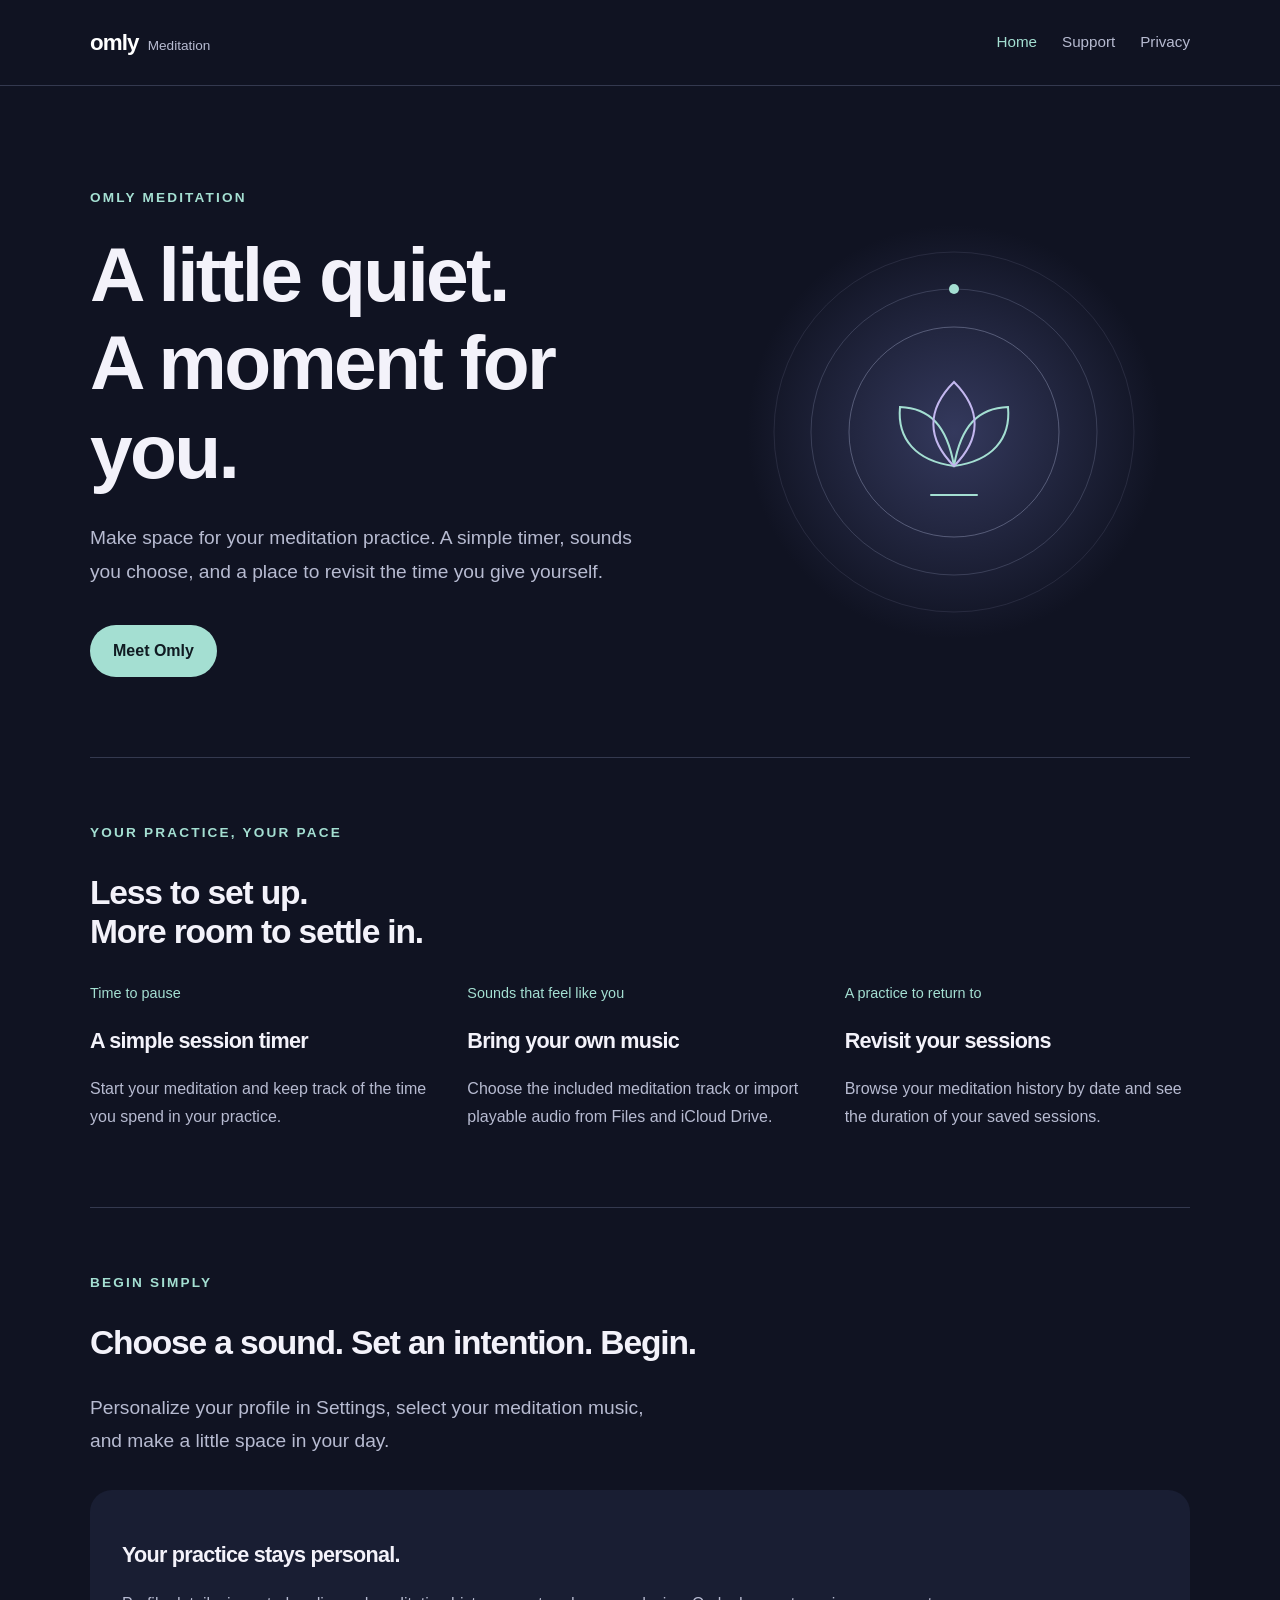
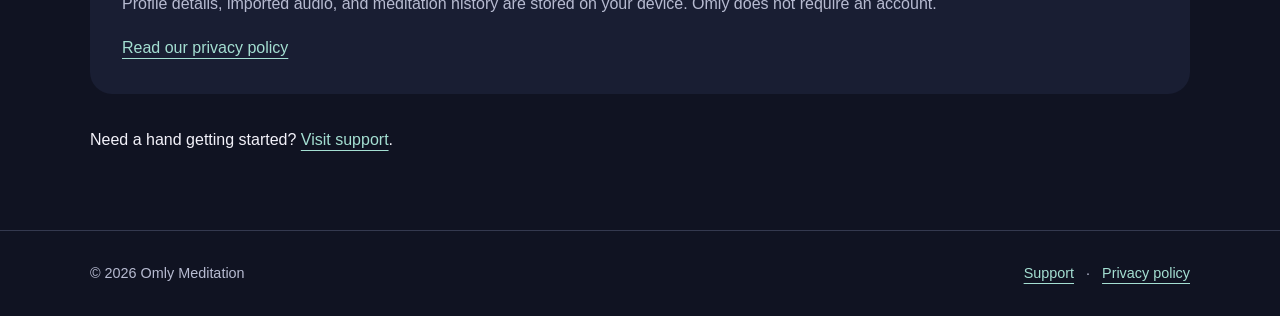
<file: index.html>
<!doctype html>
<html lang="en"><head><meta charset="utf-8"><meta name="viewport" content="width=device-width,initial-scale=1"><meta name="description" content="A simple meditation timer with your own music, a personal intention, and session history."><meta name="theme-color" content="#101322"><title>Omly Meditation — A moment for yourself</title><link rel="stylesheet" href="styles.css"><link rel="icon" href="favicon.svg" type="image/svg+xml"></head>
<body><a class="skip" href="#main">Skip to content</a><header><div class="wrap"><a class="brand" href="index.html">omly<span>Meditation</span></a><nav aria-label="Main navigation"><a href="index.html" aria-current="page">Home</a><a href="support.html">Support</a><a href="privacy.html">Privacy</a></nav></div></header><main id="main" class="wrap"><section class="hero"><div><div class="eyebrow">Omly Meditation</div><h1>A little quiet.<br>A moment for you.</h1><p class="lead">Make space for your meditation practice. A simple timer, sounds you choose, and a place to revisit the time you give yourself.</p><a class="button" href="#practice">Meet Omly</a></div><svg class="art" viewBox="0 0 420 420" fill="none" xmlns="http://www.w3.org/2000/svg" role="img" aria-label="Gentle concentric ripples around a peaceful center"><defs><radialGradient id="glow"><stop stop-color="#34395d"/><stop offset="1" stop-color="#101322"/></radialGradient></defs><circle cx="210" cy="210" r="207" fill="url(#glow)"/><g stroke="#a6accd"><circle cx="210" cy="210" r="180" opacity=".13"/><circle cx="210" cy="210" r="143" opacity=".23"/><circle cx="210" cy="210" r="105" opacity=".4"/></g><path d="M210 244c-38-5-57-27-54-59 29 1 47 18 54 59Z" stroke="#a4dfd2" stroke-width="2"/><path d="M210 244c38-5 57-27 54-59-29 1-47 18-54 59Z" stroke="#a4dfd2" stroke-width="2"/><path d="M210 244c-27-27-28-56 0-84 28 28 27 57 0 84Z" stroke="#c3b7ef" stroke-width="2"/><circle cx="210" cy="67" r="5" fill="#a4dfd2"/><path d="M187 273h46" stroke="#a4dfd2" stroke-width="2" stroke-linecap="round"/></svg></section><section class="section" id="practice"><span class="eyebrow">Your practice, your pace</span><h2>Less to set up.<br>More room to settle in.</h2><div class="grid"><article><span class="kicker">Time to pause</span><h3>A simple session timer</h3><p>Start your meditation and keep track of the time you spend in your practice.</p></article><article><span class="kicker">Sounds that feel like you</span><h3>Bring your own music</h3><p>Choose the included meditation track or import playable audio from Files and iCloud Drive.</p></article><article><span class="kicker">A practice to return to</span><h3>Revisit your sessions</h3><p>Browse your meditation history by date and see the duration of your saved sessions.</p></article></div></section><section class="section"><span class="eyebrow">Begin simply</span><h2>Choose a sound. Set an intention. Begin.</h2><p class="lead">Personalize your profile in Settings, select your meditation music, and make a little space in your day.</p><div class="callout"><h3>Your practice stays personal.</h3><p class="muted">Profile details, imported audio, and meditation history are stored on your device. Omly does not require an account.</p><a href="privacy.html">Read our privacy policy</a></div><p>Need a hand getting started? <a href="support.html">Visit support</a>.</p></section></main><footer><div class="wrap"><span>© 2026 Omly Meditation</span><span><a href="support.html">Support</a> &nbsp; · &nbsp; <a href="privacy.html">Privacy policy</a></span></div></footer></body></html>
</file>
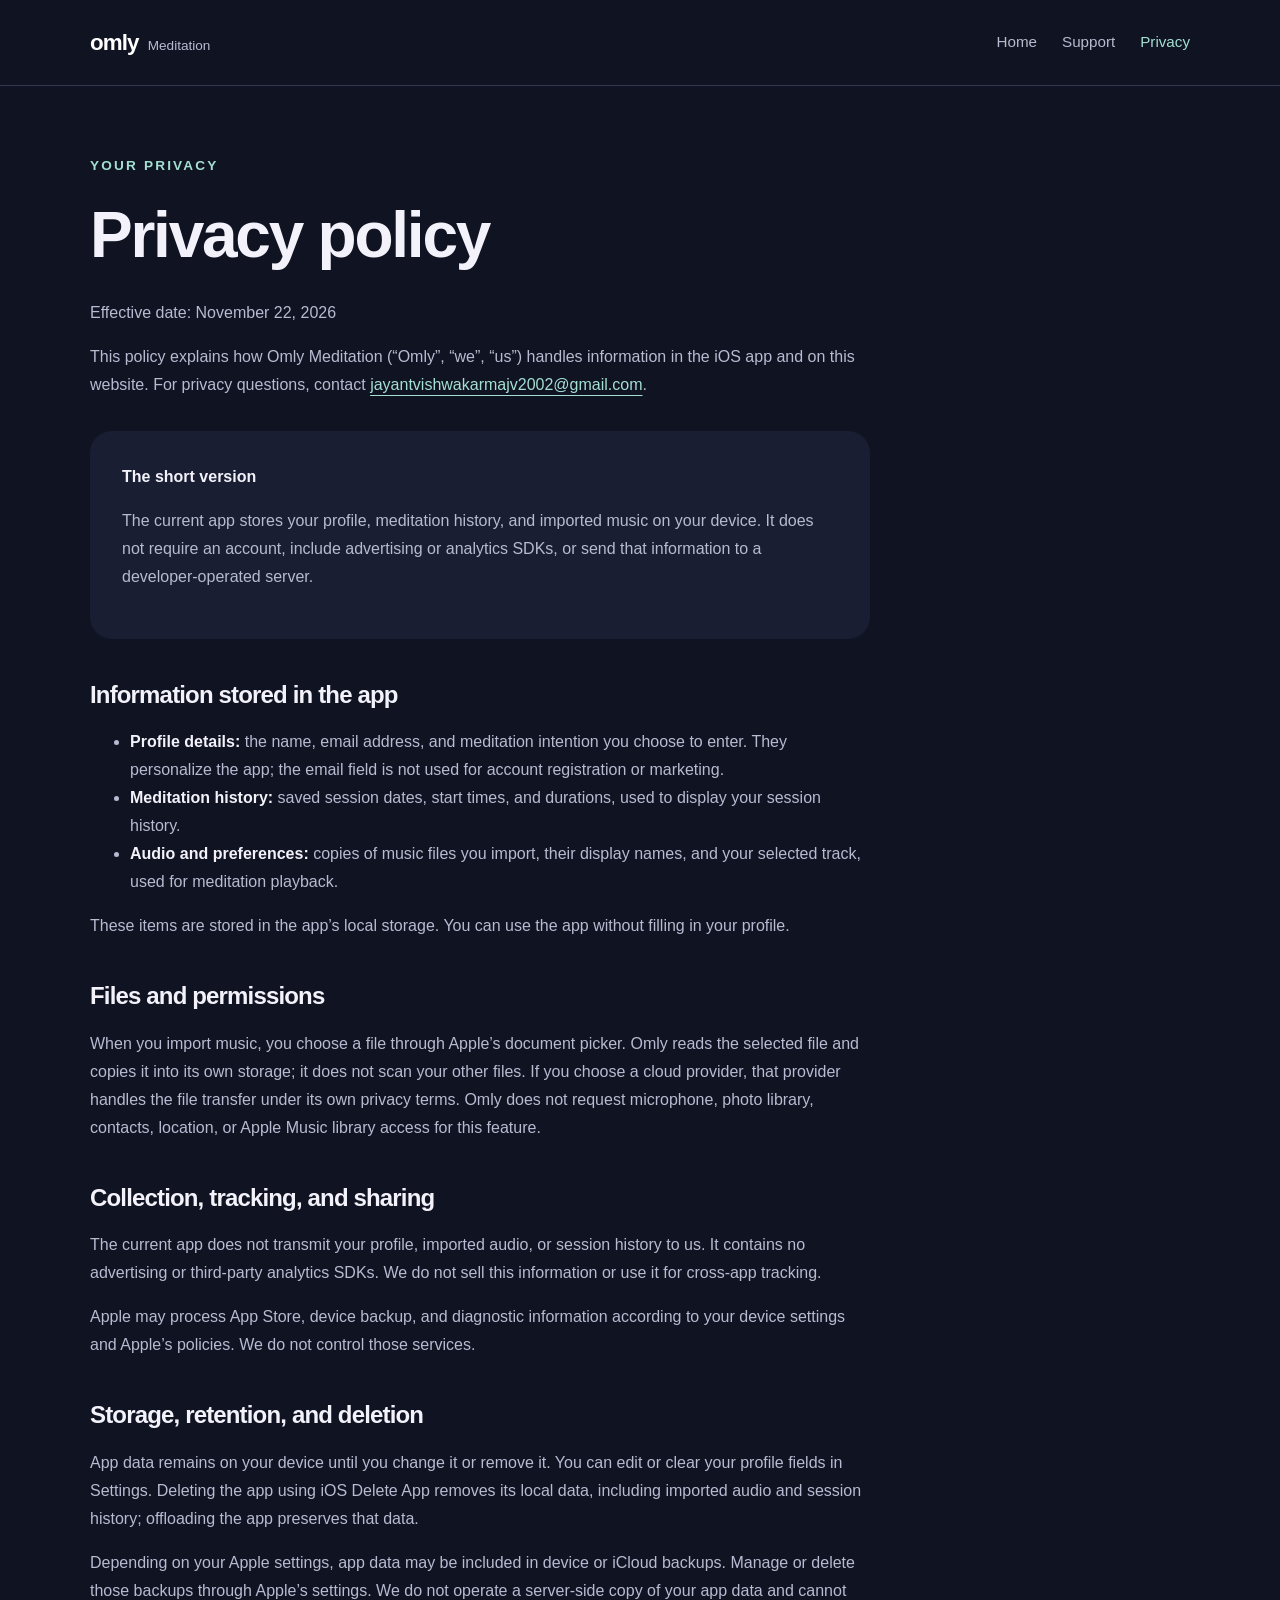
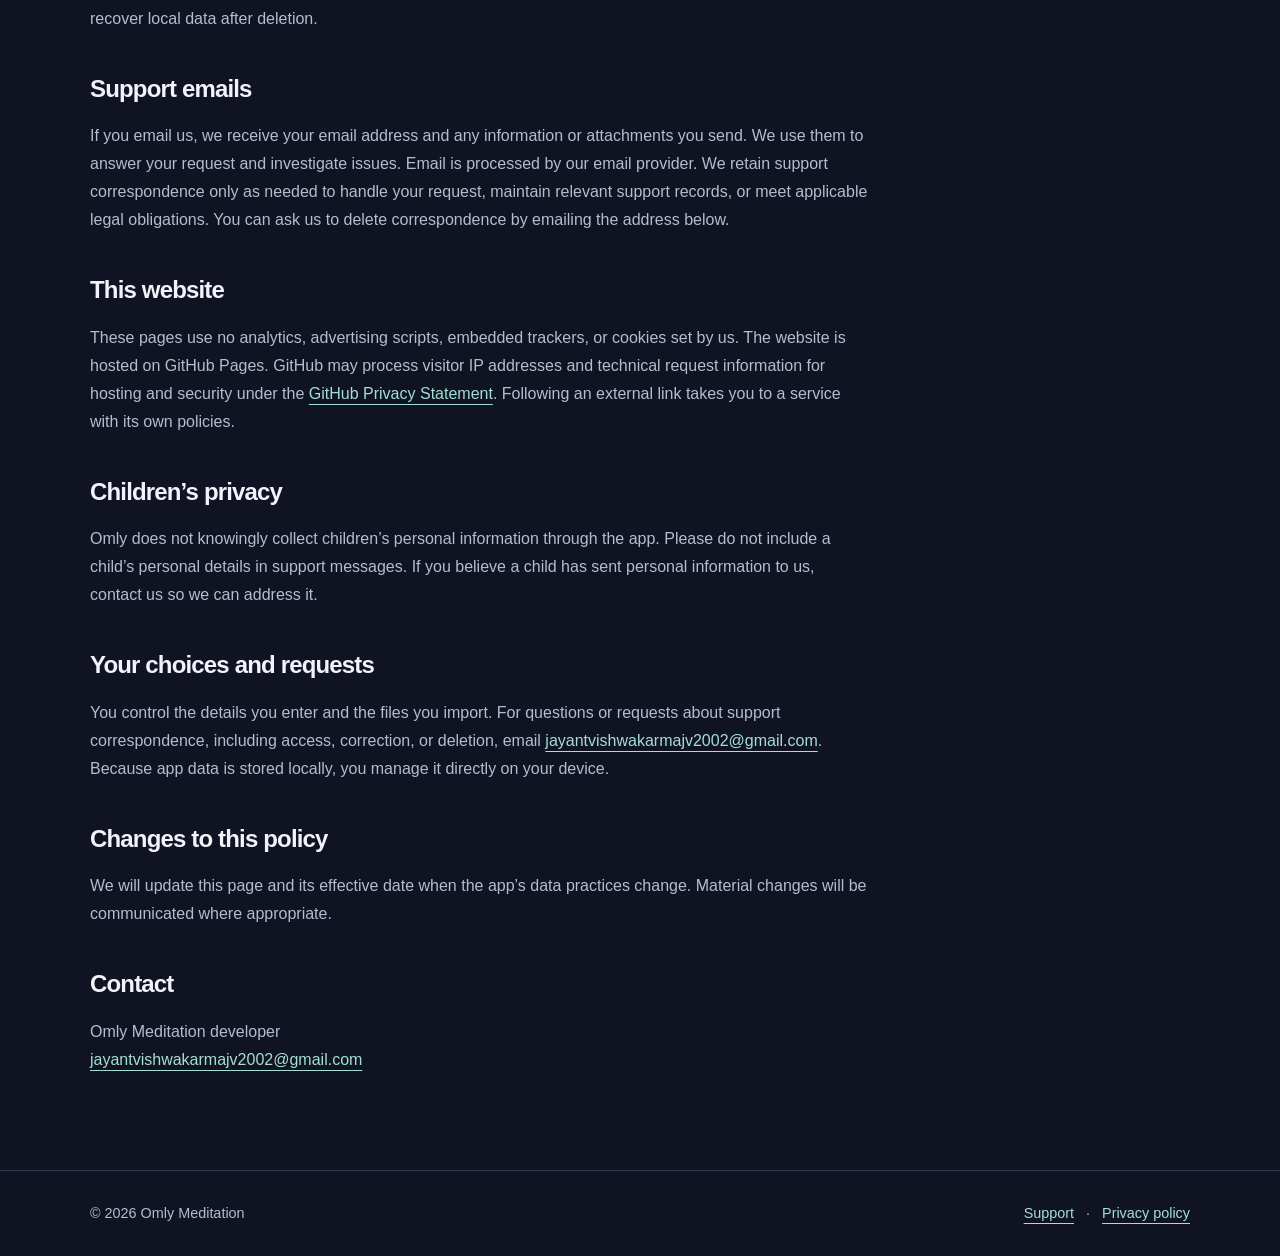
<file: privacy.html>
<!doctype html>
<html lang="en"><head><meta charset="utf-8"><meta name="viewport" content="width=device-width,initial-scale=1"><meta name="description" content="How Omly Meditation handles profile details, session history, imported audio, and support requests."><meta name="theme-color" content="#101322"><title>Privacy Policy — Omly Meditation</title><link rel="stylesheet" href="styles.css"><link rel="icon" href="favicon.svg" type="image/svg+xml"></head>
<body><a class="skip" href="#main">Skip to content</a><header><div class="wrap"><a class="brand" href="index.html">omly<span>Meditation</span></a><nav aria-label="Main navigation"><a href="index.html">Home</a><a href="support.html">Support</a><a href="privacy.html" aria-current="page">Privacy</a></nav></div></header><main id="main" class="wrap"><article class="page"><span class="eyebrow">Your privacy</span><h1>Privacy policy</h1><p>Effective date: November 22, 2026</p><p>This policy explains how Omly Meditation (“Omly”, “we”, “us”) handles information in the iOS app and on this website. For privacy questions, contact <a class="contact" href="mailto:jayantvishwakarmajv2002@gmail.com">jayantvishwakarmajv2002@gmail.com</a>.</p><div class="callout"><strong>The short version</strong><p>The current app stores your profile, meditation history, and imported music on your device. It does not require an account, include advertising or analytics SDKs, or send that information to a developer-operated server.</p></div><h2>Information stored in the app</h2><ul><li><strong>Profile details:</strong> the name, email address, and meditation intention you choose to enter. They personalize the app; the email field is not used for account registration or marketing.</li><li><strong>Meditation history:</strong> saved session dates, start times, and durations, used to display your session history.</li><li><strong>Audio and preferences:</strong> copies of music files you import, their display names, and your selected track, used for meditation playback.</li></ul><p>These items are stored in the app’s local storage. You can use the app without filling in your profile.</p><h2>Files and permissions</h2><p>When you import music, you choose a file through Apple’s document picker. Omly reads the selected file and copies it into its own storage; it does not scan your other files. If you choose a cloud provider, that provider handles the file transfer under its own privacy terms. Omly does not request microphone, photo library, contacts, location, or Apple Music library access for this feature.</p><h2>Collection, tracking, and sharing</h2><p>The current app does not transmit your profile, imported audio, or session history to us. It contains no advertising or third-party analytics SDKs. We do not sell this information or use it for cross-app tracking.</p><p>Apple may process App Store, device backup, and diagnostic information according to your device settings and Apple’s policies. We do not control those services.</p><h2>Storage, retention, and deletion</h2><p>App data remains on your device until you change it or remove it. You can edit or clear your profile fields in Settings. Deleting the app using iOS Delete App removes its local data, including imported audio and session history; offloading the app preserves that data.</p><p>Depending on your Apple settings, app data may be included in device or iCloud backups. Manage or delete those backups through Apple’s settings. We do not operate a server-side copy of your app data and cannot recover local data after deletion.</p><h2>Support emails</h2><p>If you email us, we receive your email address and any information or attachments you send. We use them to answer your request and investigate issues. Email is processed by our email provider. We retain support correspondence only as needed to handle your request, maintain relevant support records, or meet applicable legal obligations. You can ask us to delete correspondence by emailing the address below.</p><h2>This website</h2><p>These pages use no analytics, advertising scripts, embedded trackers, or cookies set by us. The website is hosted on GitHub Pages. GitHub may process visitor IP addresses and technical request information for hosting and security under the <a href="https://docs.github.com/en/site-policy/privacy-policies/github-general-privacy-statement">GitHub Privacy Statement</a>. Following an external link takes you to a service with its own policies.</p><h2>Children’s privacy</h2><p>Omly does not knowingly collect children’s personal information through the app. Please do not include a child’s personal details in support messages. If you believe a child has sent personal information to us, contact us so we can address it.</p><h2>Your choices and requests</h2><p>You control the details you enter and the files you import. For questions or requests about support correspondence, including access, correction, or deletion, email <a class="contact" href="mailto:jayantvishwakarmajv2002@gmail.com">jayantvishwakarmajv2002@gmail.com</a>. Because app data is stored locally, you manage it directly on your device.</p><h2>Changes to this policy</h2><p>We will update this page and its effective date when the app’s data practices change. Material changes will be communicated where appropriate.</p><h2>Contact</h2><p>Omly Meditation developer<br><a class="contact" href="mailto:jayantvishwakarmajv2002@gmail.com">jayantvishwakarmajv2002@gmail.com</a></p></article></main><footer><div class="wrap"><span>© 2026 Omly Meditation</span><span><a href="support.html">Support</a> &nbsp; · &nbsp; <a href="privacy.html">Privacy policy</a></span></div></footer></body></html>
</file>
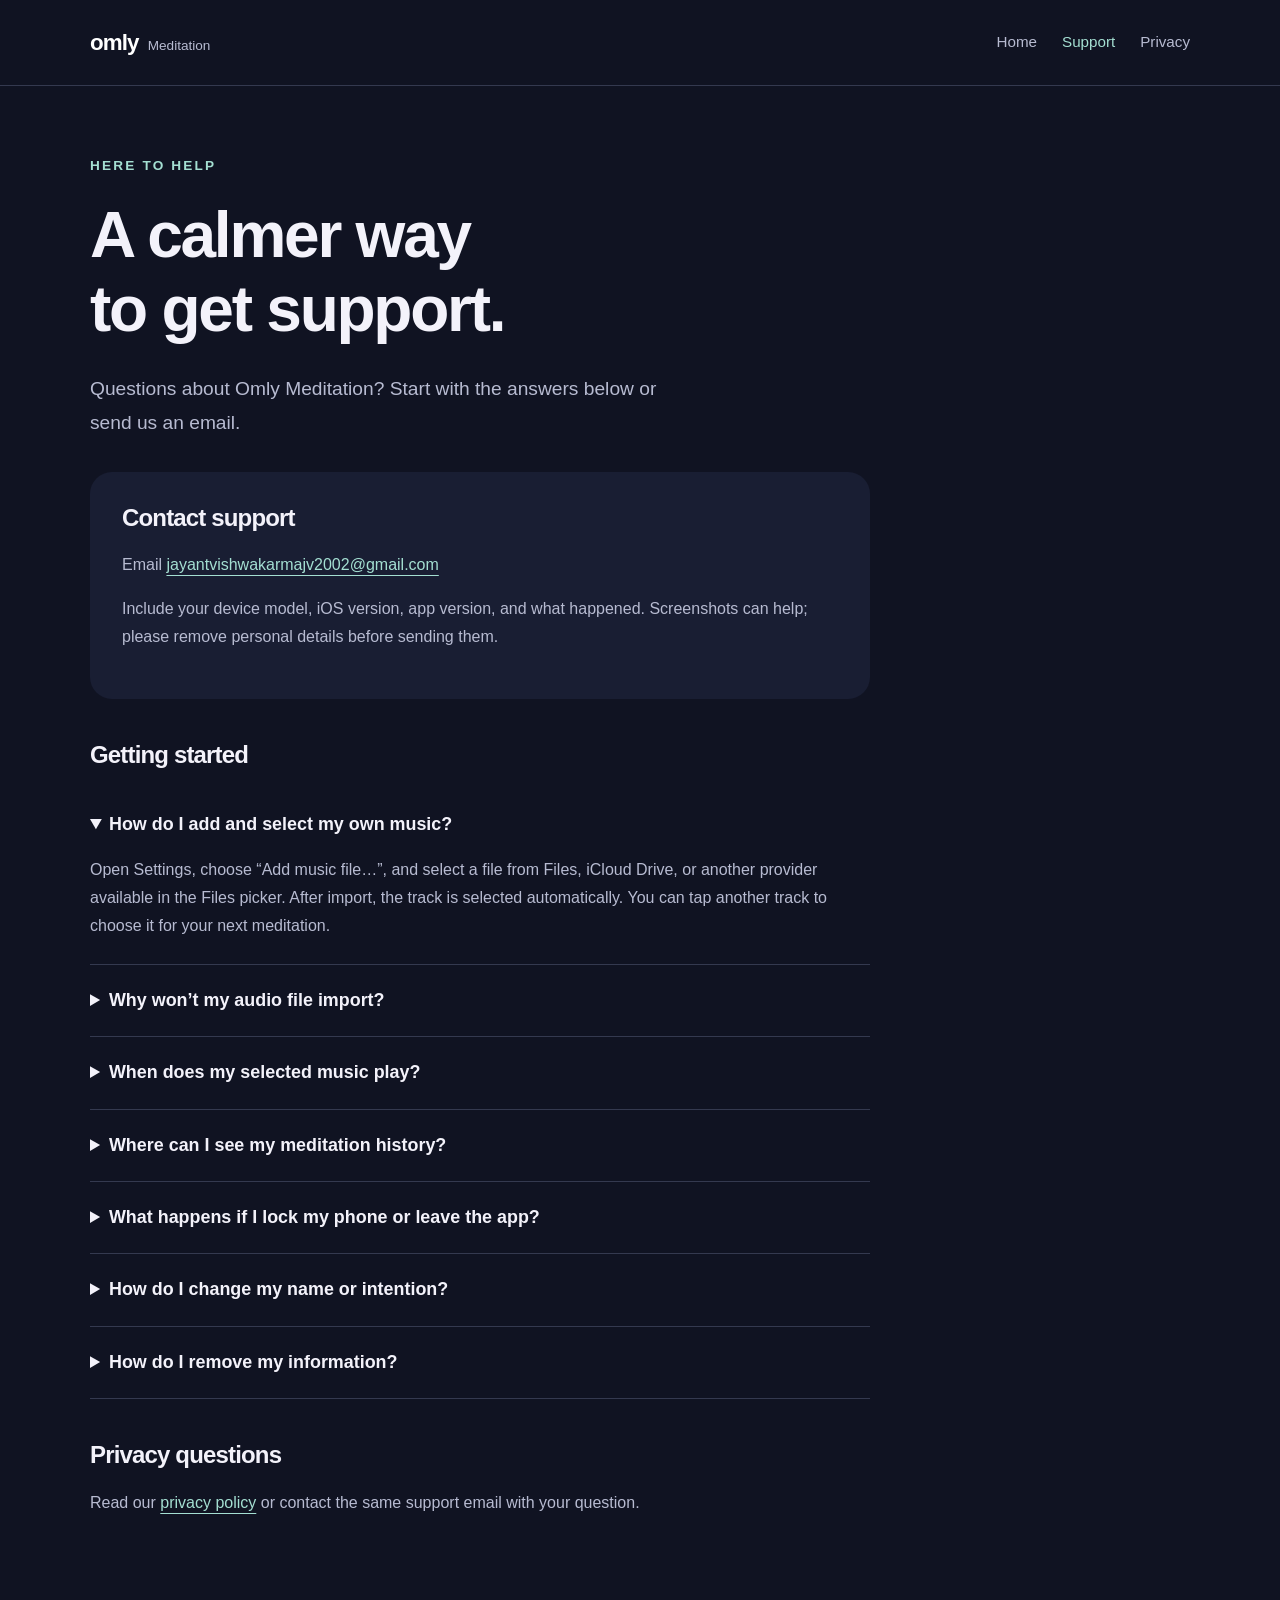
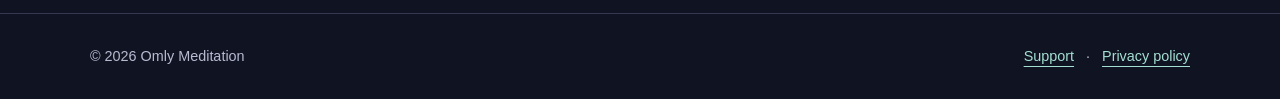
<file: support.html>
<!doctype html>
<html lang="en"><head><meta charset="utf-8"><meta name="viewport" content="width=device-width,initial-scale=1"><meta name="description" content="Get help with Omly Meditation, importing audio, session history, and your saved details."><meta name="theme-color" content="#101322"><title>Support — Omly Meditation</title><link rel="stylesheet" href="styles.css"><link rel="icon" href="favicon.svg" type="image/svg+xml"></head>
<body><a class="skip" href="#main">Skip to content</a><header><div class="wrap"><a class="brand" href="index.html">omly<span>Meditation</span></a><nav aria-label="Main navigation"><a href="index.html">Home</a><a href="support.html" aria-current="page">Support</a><a href="privacy.html">Privacy</a></nav></div></header><main id="main" class="wrap"><article class="page"><span class="eyebrow">Here to help</span><h1>A calmer way<br>to get support.</h1><p class="lead">Questions about Omly Meditation? Start with the answers below or send us an email.</p><div class="callout"><h2 style="margin-top:0">Contact support</h2><p>Email <a class="contact" href="mailto:jayantvishwakarmajv2002@gmail.com">jayantvishwakarmajv2002@gmail.com</a></p><p>Include your device model, iOS version, app version, and what happened. Screenshots can help; please remove personal details before sending them.</p></div><h2>Getting started</h2><details open><summary>How do I add and select my own music?</summary><p>Open Settings, choose “Add music file…”, and select a file from Files, iCloud Drive, or another provider available in the Files picker. After import, the track is selected automatically. You can tap another track to choose it for your next meditation.</p></details><details><summary>Why won’t my audio file import?</summary><p>The file must contain audio that your device can play. Try an unprotected MP3, M4A, WAV, or AIFF file. Some codecs, damaged files, and protected music cannot be played. Download cloud files first if necessary, or convert the audio to a compatible format.</p></details><details><summary>When does my selected music play?</summary><p>Your selected track starts when you start meditation and repeats during the session. Check the device volume and the session’s sound control if you do not hear it.</p></details><details><summary>Where can I see my meditation history?</summary><p>Open the summary screen and select a date. Use the month selector to browse other months. Saved sessions for that day appear with their time and duration. Sessions shorter than your selected minimum duration may not be saved.</p></details><details><summary>What happens if I lock my phone or leave the app?</summary><p>The current version resets the meditation session when the app becomes inactive or moves to the background. Keep Omly in the foreground while meditating.</p></details><details><summary>How do I change my name or intention?</summary><p>Open Settings, edit your details, and tap Done. Your saved name appears in your greeting. These details are stored locally; entering an email does not create an account or subscribe you to messages.</p></details><details><summary>How do I remove my information?</summary><p>You can clear your profile fields in Settings and tap Done. To remove all local app data, including imported music and session history, delete the app using iOS Delete App. Offloading the app keeps its data. Device backups are managed separately through Apple’s settings.</p></details><h2>Privacy questions</h2><p>Read our <a href="privacy.html">privacy policy</a> or contact the same support email with your question.</p></article></main><footer><div class="wrap"><span>© 2026 Omly Meditation</span><span><a href="support.html">Support</a> &nbsp; · &nbsp; <a href="privacy.html">Privacy policy</a></span></div></footer></body></html>
</file>
<file: styles.css>
:root{color-scheme:dark;--bg:#101322;--panel:#191e33;--ink:#f3f2fa;--muted:#b7bbd1;--mint:#a4dfd2;--line:#34394f}*{box-sizing:border-box}html{scroll-behavior:smooth}body{margin:0;background:var(--bg);color:var(--ink);font:1rem/1.75 -apple-system,BlinkMacSystemFont,"Segoe UI",sans-serif}a{color:var(--mint);text-underline-offset:5px}a:hover{color:white}a:focus-visible,summary:focus-visible{outline:3px solid var(--mint);outline-offset:6px}.wrap{width:min(1100px,calc(100% - 48px));margin:auto}header{border-bottom:1px solid var(--line)}header .wrap{display:flex;align-items:center;justify-content:space-between;gap:24px;padding:23px 0}.brand{font-size:1.4rem;font-weight:700;letter-spacing:-.04em;text-decoration:none;color:white}.brand span{font-size:.85rem;font-weight:400;color:var(--muted);letter-spacing:0;margin-left:9px}nav{display:flex;gap:25px;flex-wrap:wrap}nav a{font-size:.95rem;color:var(--muted);text-decoration:none}nav a[aria-current=page]{color:var(--mint)}main{min-height:65vh}.hero{display:grid;grid-template-columns:1.2fr 1fr;gap:60px;align-items:center;padding:100px 0 80px}.eyebrow{color:var(--mint);font-size:.85rem;letter-spacing:.16em;text-transform:uppercase;font-weight:600}h1,h2,h3{line-height:1.15;letter-spacing:-.035em}h1{font-size:clamp(2.8rem,6vw,5.3rem);font-weight:600;margin:20px 0 26px}h2{font-size:2.1rem;font-weight:600}h3{font-size:1.35rem;font-weight:600}.lead{font-size:1.2rem;max-width:570px;color:var(--muted)}.button{display:inline-block;padding:12px 23px;border-radius:99px;background:var(--mint);color:#101b22;font-weight:600;text-decoration:none;margin-top:18px}.button:hover{background:white;color:#101b22}.art{width:100%;max-width:420px;justify-self:center}.section{padding:60px 0;border-top:1px solid var(--line)}.grid{display:grid;grid-template-columns:repeat(3,1fr);gap:32px}.grid p,.muted{color:var(--muted)}.kicker{color:var(--mint);font-size:.9rem}.callout{background:var(--panel);padding:32px;border-radius:22px;margin:32px 0}.page{max-width:780px;padding:65px 0 80px}.page h1{font-size:clamp(2.8rem,6vw,4rem)}.page h2{font-size:1.5rem;margin-top:42px}.page p,.page li{color:var(--muted)}.page strong{color:var(--ink)}details{border-bottom:1px solid var(--line);padding:20px 0}summary{font-size:1.12rem;cursor:pointer;font-weight:600;padding-right:12px}details p{margin-bottom:4px}.contact{overflow-wrap:anywhere}footer{border-top:1px solid var(--line);padding:30px 0;color:var(--muted);font-size:.9rem}footer .wrap{display:flex;justify-content:space-between;gap:20px;flex-wrap:wrap}.skip{position:absolute;top:-80px;left:16px;background:white;color:black;padding:10px;z-index:5}.skip:focus{top:10px}@media(max-width:720px){.hero{grid-template-columns:1fr;padding:55px 0;gap:25px}.art{max-width:290px}.grid{grid-template-columns:1fr;gap:15px}header .wrap{align-items:flex-start;flex-direction:column;gap:12px}.brand span{display:inline}nav{gap:20px}.wrap{width:calc(100% - 36px)}.page{padding-top:40px}.section{padding:38px 0}h1{margin-top:14px}.callout{padding:24px}}
</file>
